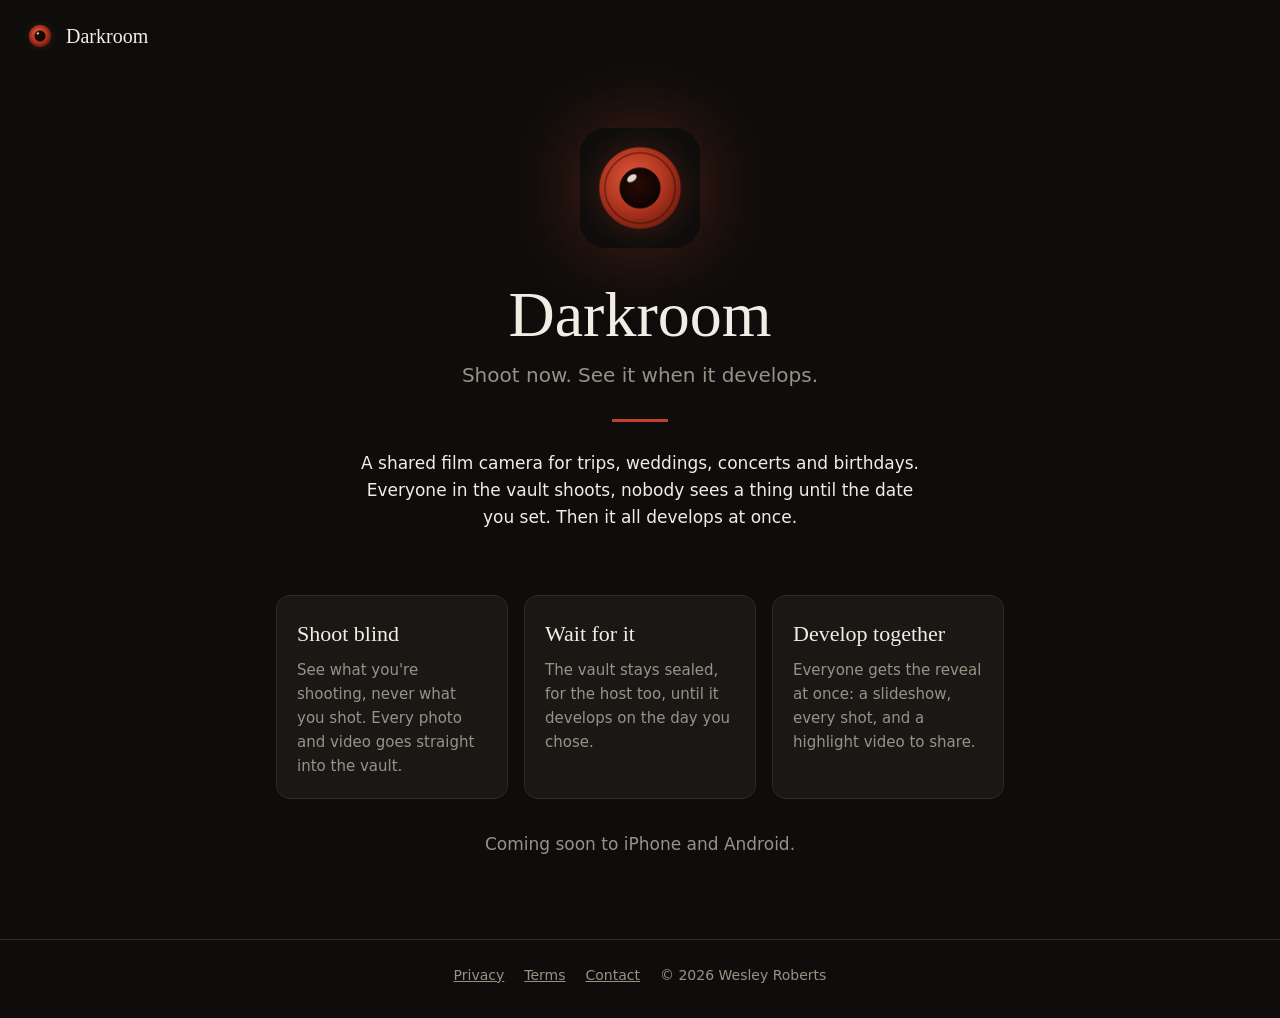
<file: index.html>
<!doctype html>
<html lang="en">
<head>
  <meta charset="utf-8">
  <meta name="viewport" content="width=device-width, initial-scale=1">
  <title>Darkroom: shoot now, see it when it develops</title>
  <meta name="description" content="A shared film camera for trips and events. Everyone shoots, nobody sees anything until the vault develops.">
  <link rel="canonical" href="https://darkroomvault.app/">
  <link rel="icon" href="/favicon.png">
  <link rel="apple-touch-icon" href="/icon.png">
  <meta property="og:title" content="Darkroom: shoot now, see it when it develops">
  <meta property="og:description" content="A shared film camera for trips and events. Everyone shoots, nobody sees anything until the vault develops.">
  <meta property="og:image" content="https://darkroomvault.app/icon.png">
  <link rel="stylesheet" href="/style.css">
</head>
<body>
  <header class="top">
    <a class="brand" href="/"><img src="/icon.png" alt="" width="32" height="32"> Darkroom</a>
  </header>
  <main>
<section class="hero">
      <img src="/icon.png" alt="Darkroom app icon" width="120" height="120" class="hero-icon">
      <h1>Darkroom</h1>
      <p class="tagline">Shoot now. See it when it develops.</p>
      <div class="rule"></div>
      <p class="lede">A shared film camera for trips, weddings, concerts and birthdays. Everyone in the vault shoots,
      nobody sees a thing until the date you set. Then it all develops at once.</p>
    </section>
    <section class="how">
      <div><h2>Shoot blind</h2><p>See what you're shooting, never what you shot. Every photo and video goes straight into the vault.</p></div>
      <div><h2>Wait for it</h2><p>The vault stays sealed, for the host too, until it develops on the day you chose.</p></div>
      <div><h2>Develop together</h2><p>Everyone gets the reveal at once: a slideshow, every shot, and a highlight video to share.</p></div>
    </section>
    <p class="soon">Coming soon to iPhone and Android.</p>
  </main>
  <footer>
    <a href="/privacy">Privacy</a>
    <a href="/terms">Terms</a>
    <a href="mailto:privacy@darkroomvault.app">Contact</a>
    <span>© 2026 Wesley Roberts</span>
  </footer>
</body>
</html>
</file>
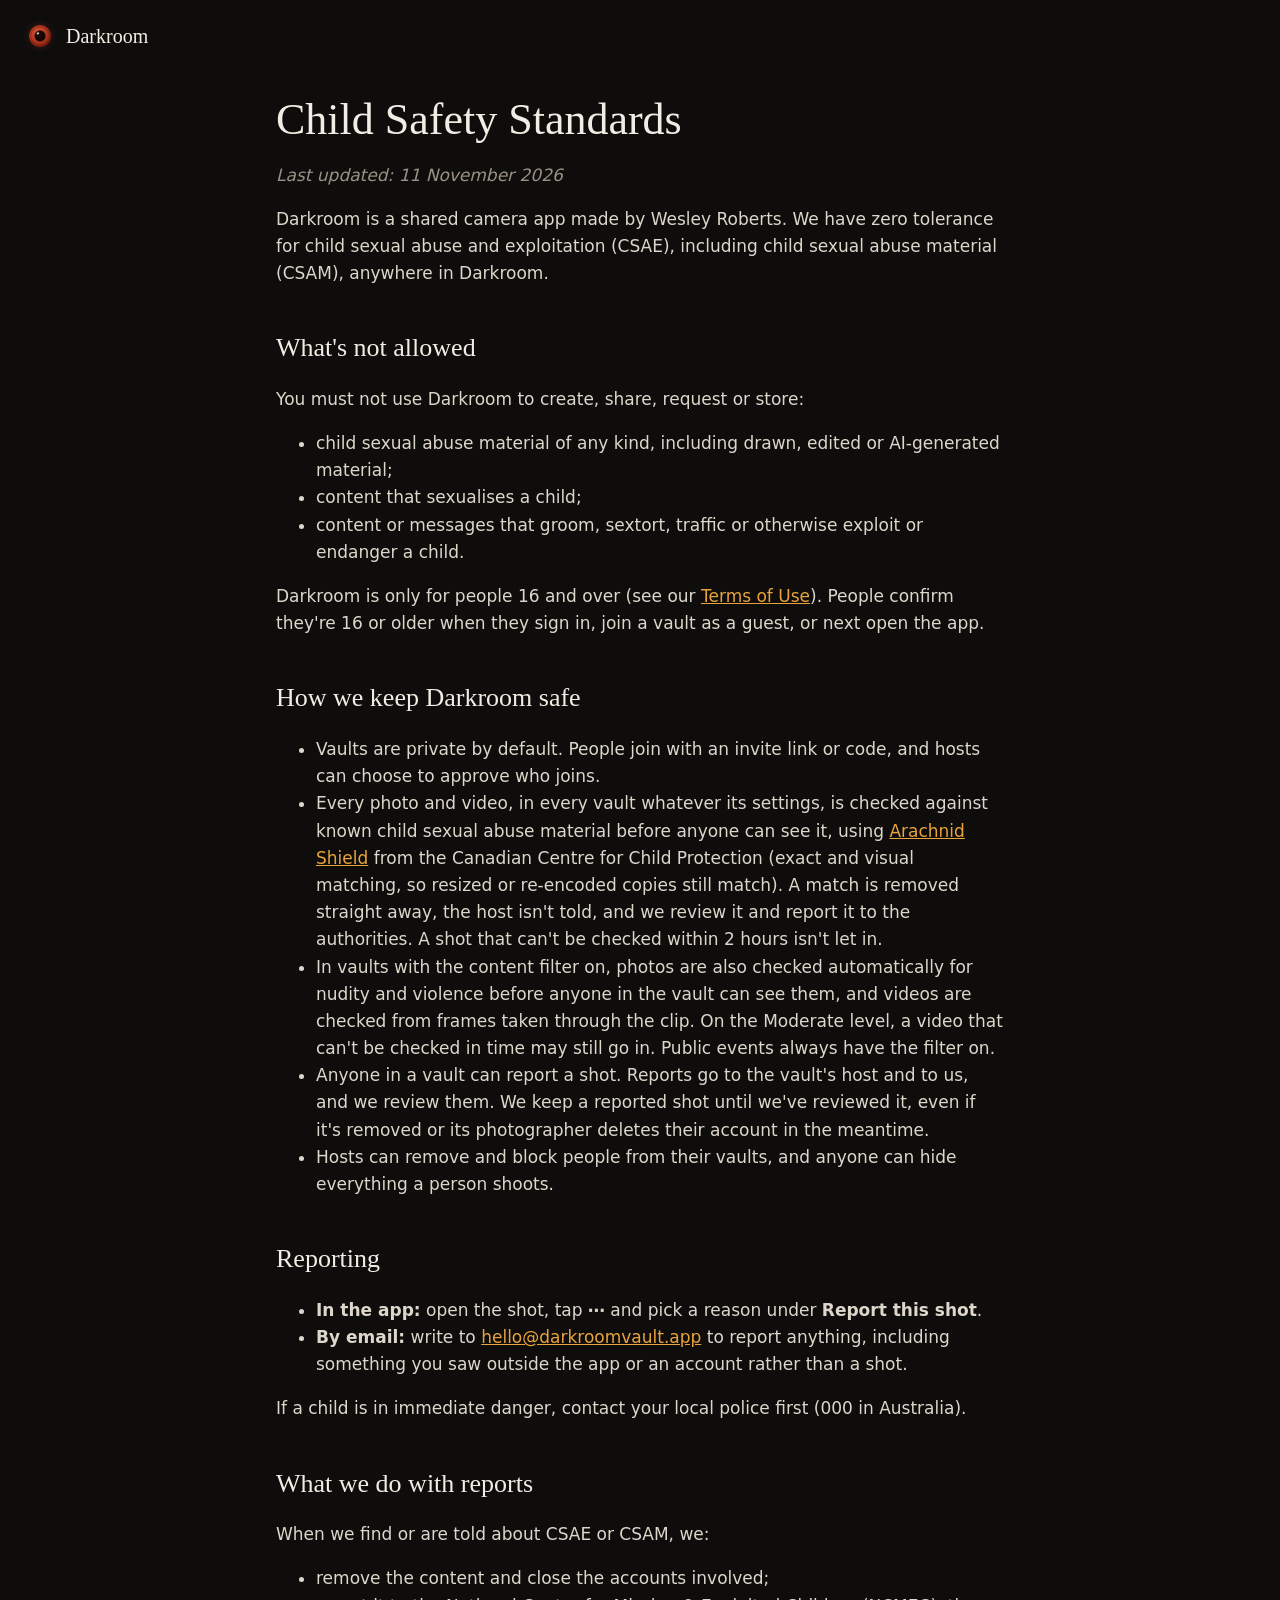
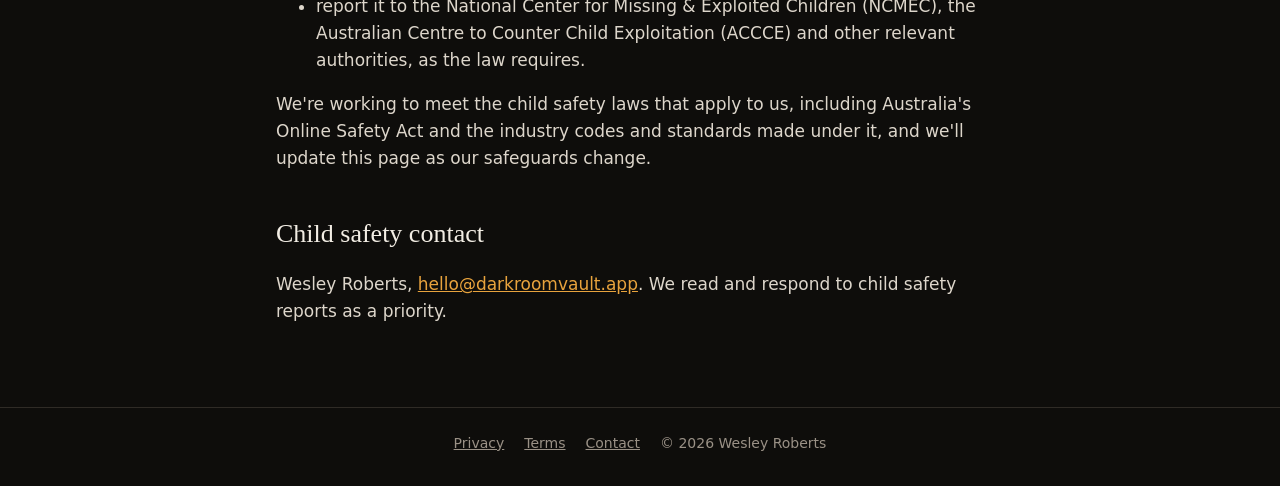
<file: child-safety/index.html>
<!doctype html>
<html lang="en">
<head>
  <meta charset="utf-8">
  <meta name="viewport" content="width=device-width, initial-scale=1">
  <title>Child Safety Standards · Darkroom</title>
  <meta name="description" content="How Darkroom prevents and responds to child sexual abuse and exploitation.">
  <link rel="canonical" href="https://darkroomvault.app/child-safety">
  <link rel="icon" href="/favicon.png">
  <link rel="apple-touch-icon" href="/icon.png">
  <meta property="og:title" content="Child Safety Standards · Darkroom">
  <meta property="og:description" content="How Darkroom prevents and responds to child sexual abuse and exploitation.">
  <meta property="og:image" content="https://darkroomvault.app/icon.png">
  <link rel="stylesheet" href="/style.css">
</head>
<body>
  <header class="top">
    <a class="brand" href="/"><img src="/icon.png" alt="" width="32" height="32"> Darkroom</a>
  </header>
  <main>
<article class="doc"><h1>Child Safety Standards</h1>
<p><em>Last updated: 11 November 2026</em></p>
<p>Darkroom is a shared camera app made by Wesley Roberts. We have zero tolerance for child sexual abuse and
exploitation (CSAE), including child sexual abuse material (CSAM), anywhere in Darkroom.</p>
<h2>What&#39;s not allowed</h2>
<p>You must not use Darkroom to create, share, request or store:</p>
<ul>
<li>child sexual abuse material of any kind, including drawn, edited or AI-generated material;</li>
<li>content that sexualises a child;</li>
<li>content or messages that groom, sextort, traffic or otherwise exploit or endanger a child.</li>
</ul>
<p>Darkroom is only for people 16 and over (see our <a href="/terms">Terms of Use</a>). People confirm they&#39;re 16 or older
when they sign in, join a vault as a guest, or next open the app.</p>
<h2>How we keep Darkroom safe</h2>
<ul>
<li>Vaults are private by default. People join with an invite link or code, and hosts can choose to approve
who joins.</li>
<li>Every photo and video, in every vault whatever its settings, is checked against known child sexual abuse
material before anyone can see it, using <a href="https://projectarachnid.com/shield">Arachnid Shield</a> from the Canadian
Centre for Child Protection (exact and visual matching, so resized or re-encoded copies still match). A match is
removed straight away, the host isn&#39;t told, and we review it and report it to the authorities. A shot that can&#39;t
be checked within 2 hours isn&#39;t let in.</li>
<li>In vaults with the content filter on, photos are also checked automatically for nudity and violence before
anyone in the vault can see them, and videos are checked from frames taken through the clip. On the Moderate
level, a video that can&#39;t be checked in time may still go in. Public events always have the filter on.</li>
<li>Anyone in a vault can report a shot. Reports go to the vault&#39;s host and to us, and we review them. We keep a
reported shot until we&#39;ve reviewed it, even if it&#39;s removed or its photographer deletes their account in the
meantime.</li>
<li>Hosts can remove and block people from their vaults, and anyone can hide everything a person shoots.</li>
</ul>
<h2>Reporting</h2>
<ul>
<li><strong>In the app:</strong> open the shot, tap <strong>⋯</strong> and pick a reason under <strong>Report this shot</strong>.</li>
<li><strong>By email:</strong> write to <a href="mailto:hello@darkroomvault.app">hello@darkroomvault.app</a> to report anything,
including something you saw outside the app or an account rather than a shot.</li>
</ul>
<p>If a child is in immediate danger, contact your local police first (000 in Australia).</p>
<h2>What we do with reports</h2>
<p>When we find or are told about CSAE or CSAM, we:</p>
<ul>
<li>remove the content and close the accounts involved;</li>
<li>report it to the National Center for Missing &amp; Exploited Children (NCMEC), the Australian Centre to Counter
Child Exploitation (ACCCE) and other relevant authorities, as the law requires.</li>
</ul>
<p>We&#39;re working to meet the child safety laws that apply to us, including Australia&#39;s Online Safety Act and the
industry codes and standards made under it, and we&#39;ll update this page as our safeguards change.</p>
<h2>Child safety contact</h2>
<p>Wesley Roberts, <a href="mailto:hello@darkroomvault.app">hello@darkroomvault.app</a>. We read and respond to child
safety reports as a priority.</p>
</article>
  </main>
  <footer>
    <a href="/privacy">Privacy</a>
    <a href="/terms">Terms</a>
    <a href="mailto:privacy@darkroomvault.app">Contact</a>
    <span>© 2026 Wesley Roberts</span>
  </footer>
</body>
</html>
</file>
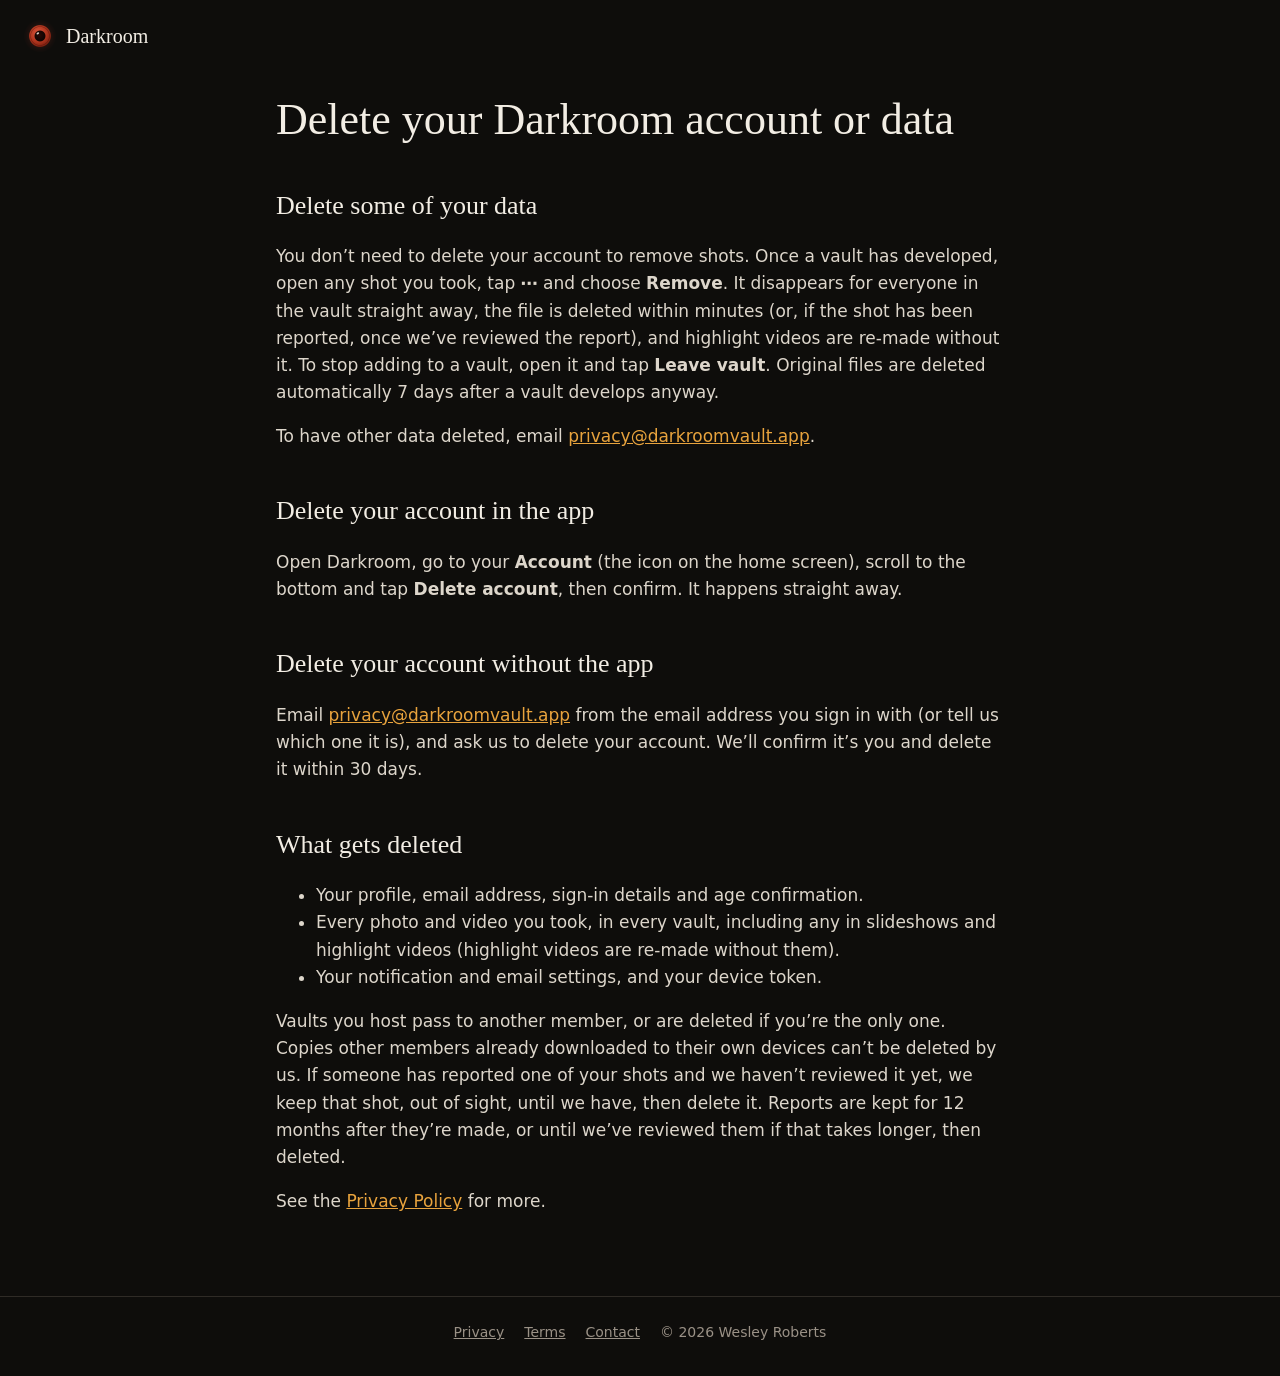
<file: delete-account/index.html>
<!doctype html>
<html lang="en">
<head>
  <meta charset="utf-8">
  <meta name="viewport" content="width=device-width, initial-scale=1">
  <title>Delete your account · Darkroom</title>
  <meta name="description" content="How to delete your Darkroom account and the photos and videos you took.">
  <link rel="canonical" href="https://darkroomvault.app/delete-account">
  <link rel="icon" href="/favicon.png">
  <link rel="apple-touch-icon" href="/icon.png">
  <meta property="og:title" content="Delete your account · Darkroom">
  <meta property="og:description" content="How to delete your Darkroom account and the photos and videos you took.">
  <meta property="og:image" content="https://darkroomvault.app/icon.png">
  <link rel="stylesheet" href="/style.css">
</head>
<body>
  <header class="top">
    <a class="brand" href="/"><img src="/icon.png" alt="" width="32" height="32"> Darkroom</a>
  </header>
  <main>
<article class="doc">
      <h1>Delete your Darkroom account or data</h1>
      <h2>Delete some of your data</h2>
      <p>You don’t need to delete your account to remove shots. Once a vault has developed, open any shot you took,
      tap <strong>⋯</strong> and choose <strong>Remove</strong>. It disappears for everyone in the vault straight away,
      the file is deleted within minutes (or, if the shot has been reported, once we’ve reviewed the report), and
      highlight videos are re-made without it. To stop adding to a vault, open it and tap
      <strong>Leave vault</strong>. Original files are deleted automatically 7 days after a vault develops anyway.</p>
      <p>To have other data deleted, email <a href="mailto:privacy@darkroomvault.app">privacy@darkroomvault.app</a>.</p>
      <h2>Delete your account in the app</h2>
      <p>Open Darkroom, go to your <strong>Account</strong> (the icon on the home screen), scroll to the bottom and tap
      <strong>Delete account</strong>, then confirm. It happens straight away.</p>
      <h2>Delete your account without the app</h2>
      <p>Email <a href="mailto:privacy@darkroomvault.app?subject=Delete%20my%20account">privacy@darkroomvault.app</a>
      from the email address you sign in with (or tell us which one it is), and ask us to delete your account.
      We’ll confirm it’s you and delete it within 30 days.</p>
      <h2>What gets deleted</h2>
      <ul>
        <li>Your profile, email address, sign-in details and age confirmation.</li>
        <li>Every photo and video you took, in every vault, including any in slideshows and highlight videos
        (highlight videos are re-made without them).</li>
        <li>Your notification and email settings, and your device token.</li>
      </ul>
      <p>Vaults you host pass to another member, or are deleted if you’re the only one.
      Copies other members already downloaded to their own devices can’t be deleted by us.
      If someone has reported one of your shots and we haven’t reviewed it yet, we keep that shot, out of sight,
      until we have, then delete it. Reports are kept for 12 months after they’re made, or until we’ve reviewed
      them if that takes longer, then deleted.</p>
      <p>See the <a href="/privacy">Privacy Policy</a> for more.</p>
    </article>
  </main>
  <footer>
    <a href="/privacy">Privacy</a>
    <a href="/terms">Terms</a>
    <a href="mailto:privacy@darkroomvault.app">Contact</a>
    <span>© 2026 Wesley Roberts</span>
  </footer>
</body>
</html>
</file>
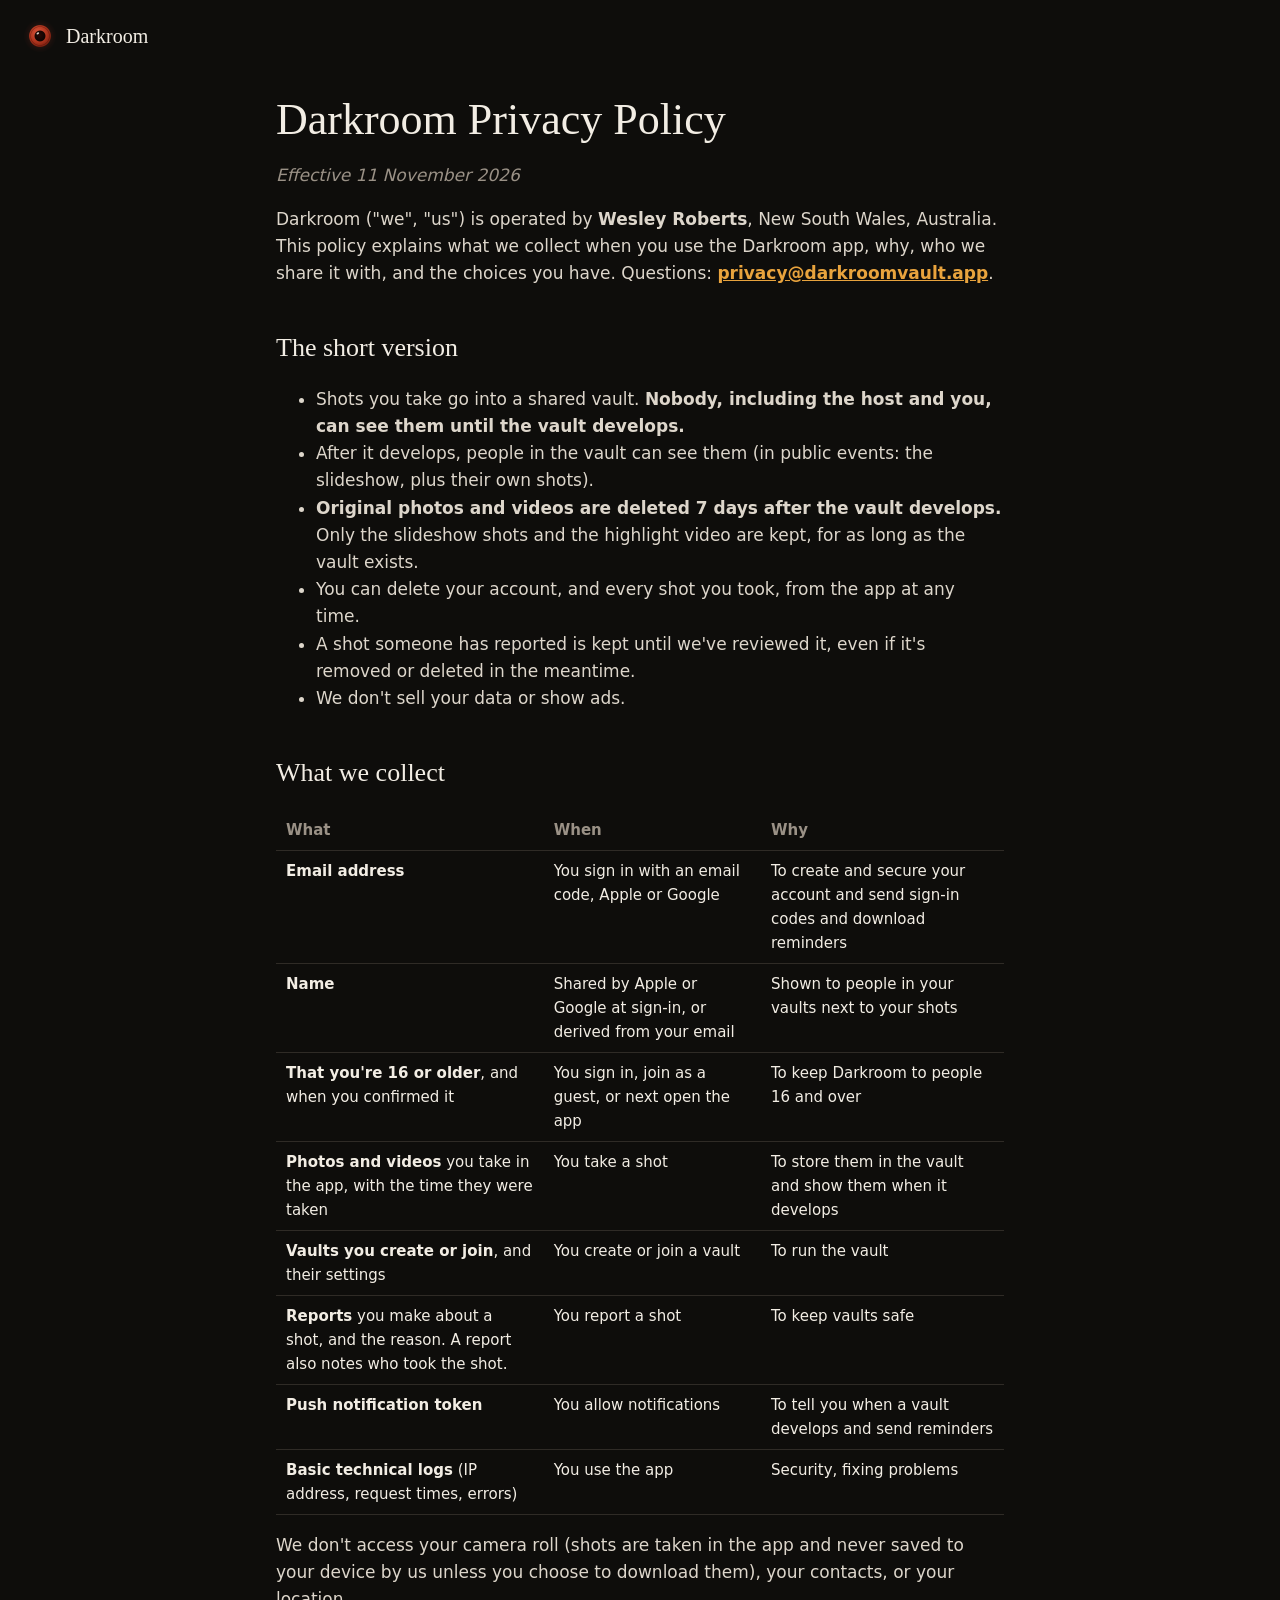
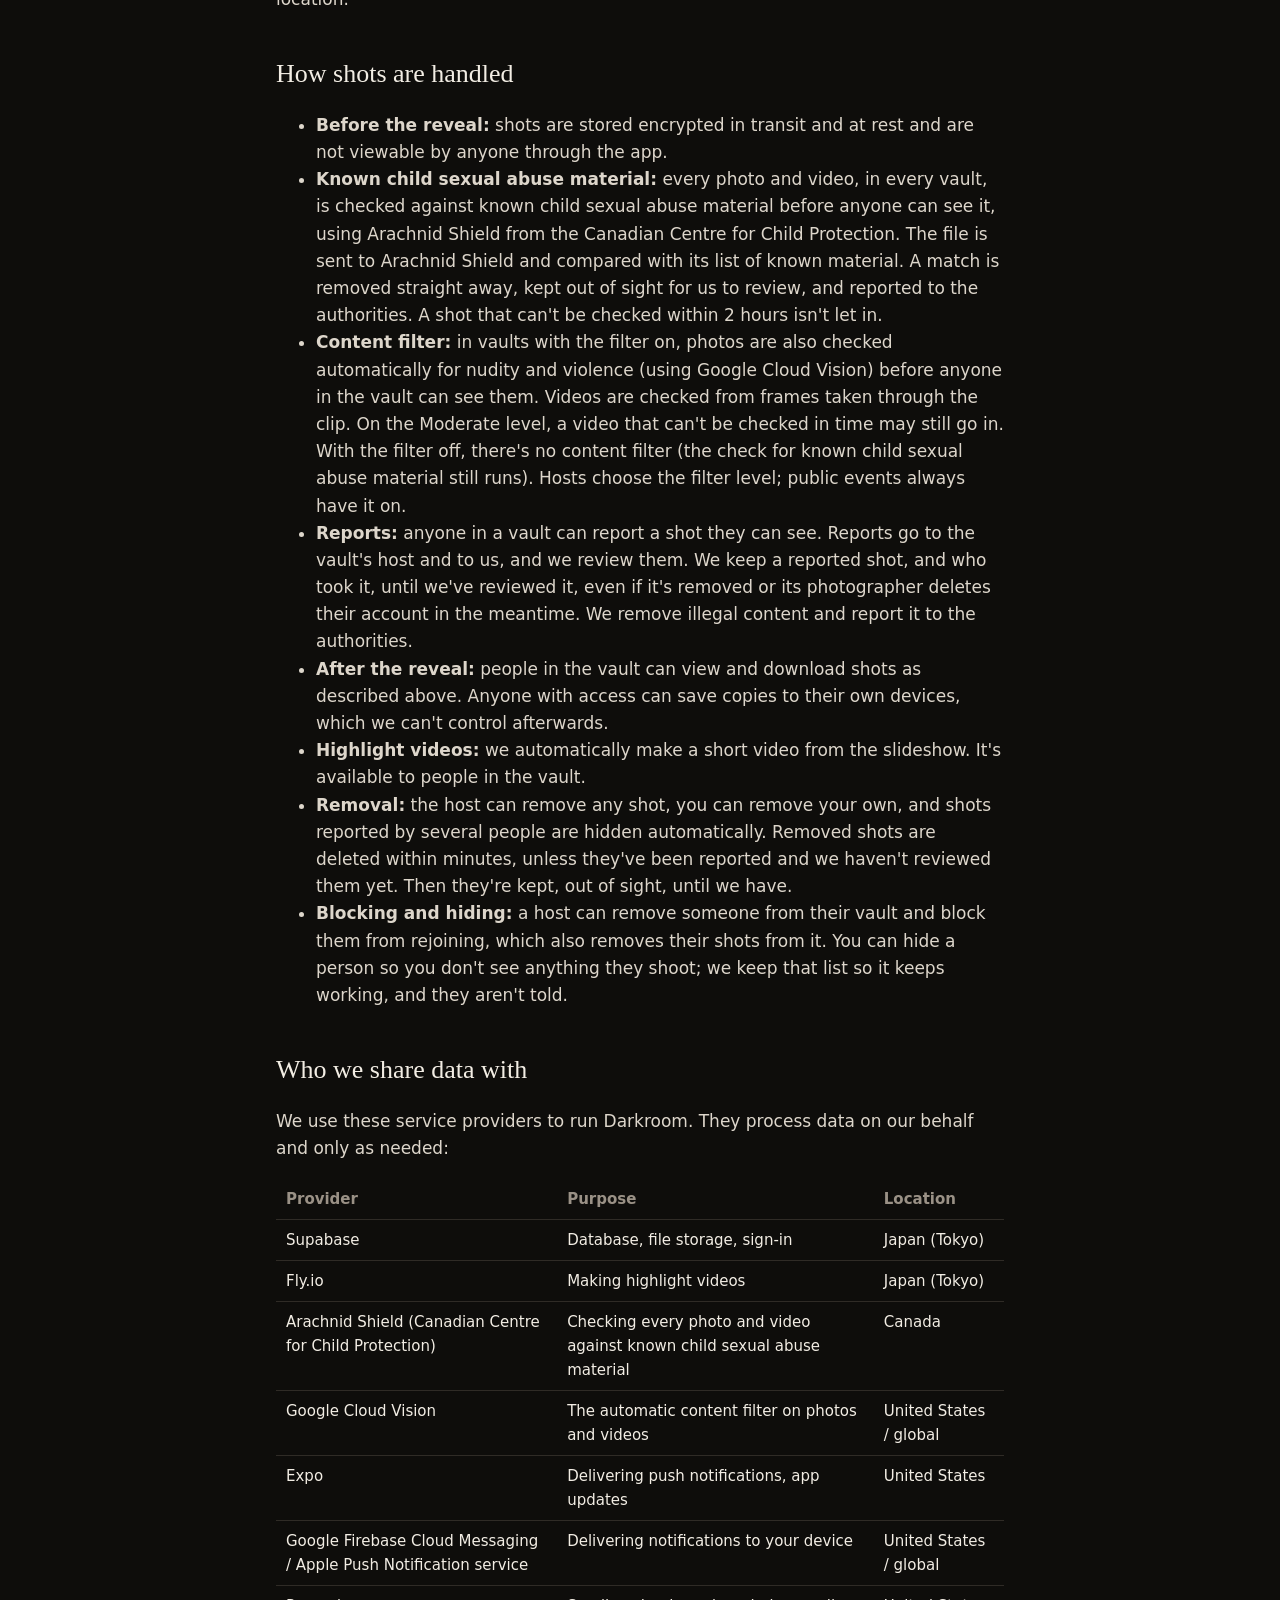
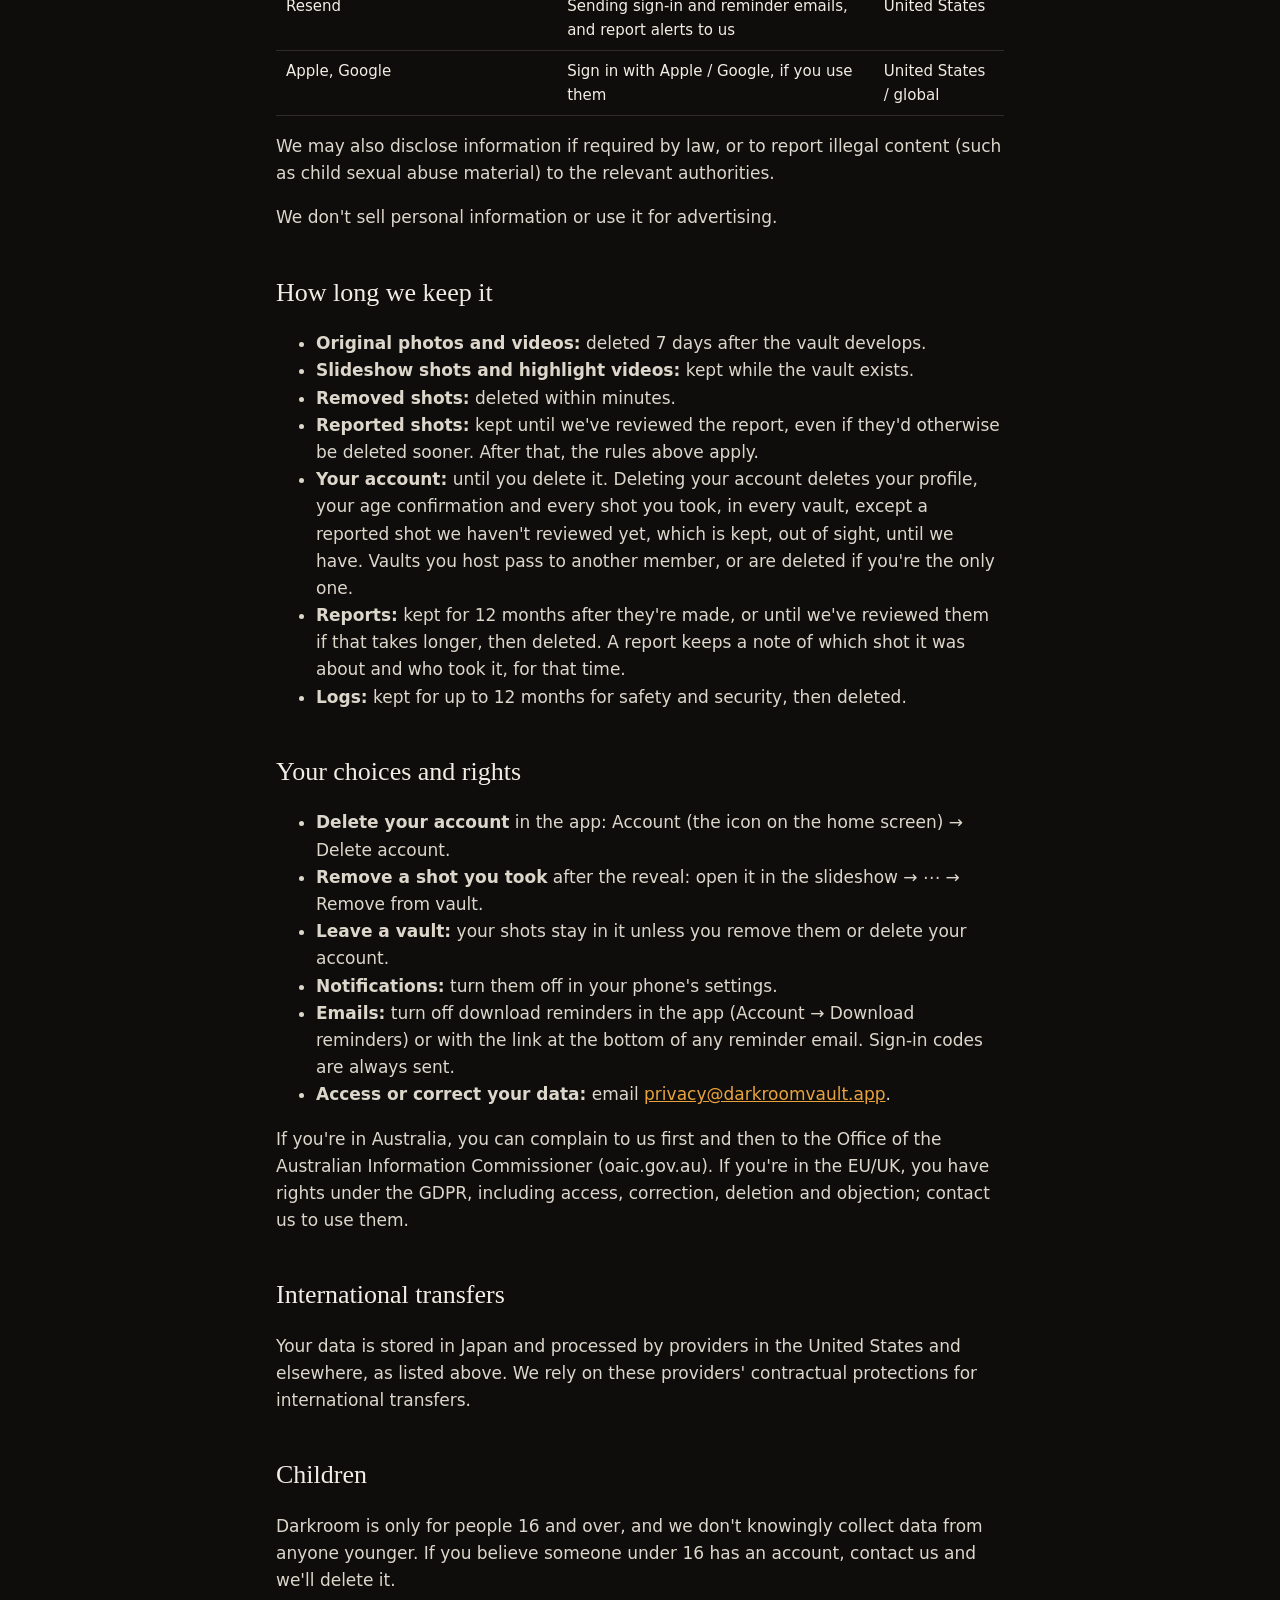
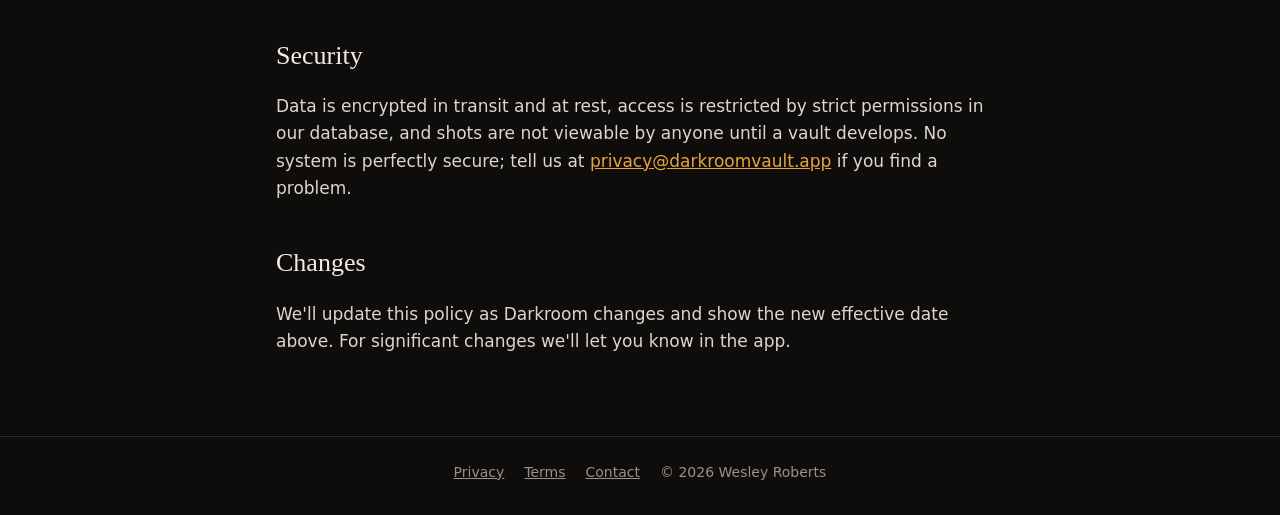
<file: privacy/index.html>
<!doctype html>
<html lang="en">
<head>
  <meta charset="utf-8">
  <meta name="viewport" content="width=device-width, initial-scale=1">
  <title>Privacy Policy · Darkroom</title>
  <meta name="description" content="How Darkroom handles your photos, videos and personal information.">
  <link rel="canonical" href="https://darkroomvault.app/privacy">
  <link rel="icon" href="/favicon.png">
  <link rel="apple-touch-icon" href="/icon.png">
  <meta property="og:title" content="Privacy Policy · Darkroom">
  <meta property="og:description" content="How Darkroom handles your photos, videos and personal information.">
  <meta property="og:image" content="https://darkroomvault.app/icon.png">
  <link rel="stylesheet" href="/style.css">
</head>
<body>
  <header class="top">
    <a class="brand" href="/"><img src="/icon.png" alt="" width="32" height="32"> Darkroom</a>
  </header>
  <main>
<article class="doc"><h1>Darkroom Privacy Policy</h1>
<p><em>Effective 11 November 2026</em></p>
<p>Darkroom (&quot;we&quot;, &quot;us&quot;) is operated by <strong>Wesley Roberts</strong>, New South Wales, Australia. This policy explains
what we collect when you use the Darkroom app, why, who we share it with, and the choices you have.
Questions: <strong><a href="mailto:privacy@darkroomvault.app">privacy@darkroomvault.app</a></strong>.</p>
<h2>The short version</h2>
<ul>
<li>Shots you take go into a shared vault. <strong>Nobody, including the host and you, can see them until the vault
develops.</strong></li>
<li>After it develops, people in the vault can see them (in public events: the slideshow, plus their own shots).</li>
<li><strong>Original photos and videos are deleted 7 days after the vault develops.</strong> Only the slideshow shots and the
highlight video are kept, for as long as the vault exists.</li>
<li>You can delete your account, and every shot you took, from the app at any time.</li>
<li>A shot someone has reported is kept until we&#39;ve reviewed it, even if it&#39;s removed or deleted in the meantime.</li>
<li>We don&#39;t sell your data or show ads.</li>
</ul>
<h2>What we collect</h2>
<table>
<thead>
<tr>
<th>What</th>
<th>When</th>
<th>Why</th>
</tr>
</thead>
<tbody><tr>
<td><strong>Email address</strong></td>
<td>You sign in with an email code, Apple or Google</td>
<td>To create and secure your account and send sign-in codes and download reminders</td>
</tr>
<tr>
<td><strong>Name</strong></td>
<td>Shared by Apple or Google at sign-in, or derived from your email</td>
<td>Shown to people in your vaults next to your shots</td>
</tr>
<tr>
<td><strong>That you&#39;re 16 or older</strong>, and when you confirmed it</td>
<td>You sign in, join as a guest, or next open the app</td>
<td>To keep Darkroom to people 16 and over</td>
</tr>
<tr>
<td><strong>Photos and videos</strong> you take in the app, with the time they were taken</td>
<td>You take a shot</td>
<td>To store them in the vault and show them when it develops</td>
</tr>
<tr>
<td><strong>Vaults you create or join</strong>, and their settings</td>
<td>You create or join a vault</td>
<td>To run the vault</td>
</tr>
<tr>
<td><strong>Reports</strong> you make about a shot, and the reason. A report also notes who took the shot.</td>
<td>You report a shot</td>
<td>To keep vaults safe</td>
</tr>
<tr>
<td><strong>Push notification token</strong></td>
<td>You allow notifications</td>
<td>To tell you when a vault develops and send reminders</td>
</tr>
<tr>
<td><strong>Basic technical logs</strong> (IP address, request times, errors)</td>
<td>You use the app</td>
<td>Security, fixing problems</td>
</tr>
</tbody></table>
<p>We don&#39;t access your camera roll (shots are taken in the app and never saved to your device by us unless you
choose to download them), your contacts, or your location.</p>
<h2>How shots are handled</h2>
<ul>
<li><strong>Before the reveal:</strong> shots are stored encrypted in transit and at rest and are not viewable by anyone
through the app.</li>
<li><strong>Known child sexual abuse material:</strong> every photo and video, in every vault, is checked against known child
sexual abuse material before anyone can see it, using Arachnid Shield from the Canadian Centre for Child
Protection. The file is sent to Arachnid Shield and compared with its list of known material. A
match is removed straight away, kept out of sight for us to review, and reported to the authorities. A shot that
can&#39;t be checked within 2 hours isn&#39;t let in.</li>
<li><strong>Content filter:</strong> in vaults with the filter on, photos are also checked automatically for nudity and violence
(using Google Cloud Vision) before anyone in the vault can see them. Videos are checked from frames taken
through the clip. On the Moderate level, a video that can&#39;t be checked in time may still go in. With the filter
off, there&#39;s no content filter (the check for known child sexual abuse material still runs). Hosts choose the
filter level; public events always have it on.</li>
<li><strong>Reports:</strong> anyone in a vault can report a shot they can see. Reports go to the vault&#39;s host and to us, and
we review them. We keep a reported shot, and who took it, until we&#39;ve reviewed it, even if it&#39;s removed or its
photographer deletes their account in the meantime. We remove illegal content and report it to the authorities.</li>
<li><strong>After the reveal:</strong> people in the vault can view and download shots as described above. Anyone with
access can save copies to their own devices, which we can&#39;t control afterwards.</li>
<li><strong>Highlight videos:</strong> we automatically make a short video from the slideshow. It&#39;s available to people in
the vault.</li>
<li><strong>Removal:</strong> the host can remove any shot, you can remove your own, and shots reported by several people are
hidden automatically. Removed shots are deleted within minutes, unless they&#39;ve been reported and we haven&#39;t
reviewed them yet. Then they&#39;re kept, out of sight, until we have.</li>
<li><strong>Blocking and hiding:</strong> a host can remove someone from their vault and block them from rejoining, which also
removes their shots from it. You can hide a person so you don&#39;t see anything they shoot; we keep that list
so it keeps working, and they aren&#39;t told.</li>
</ul>
<h2>Who we share data with</h2>
<p>We use these service providers to run Darkroom. They process data on our behalf and only as needed:</p>
<table>
<thead>
<tr>
<th>Provider</th>
<th>Purpose</th>
<th>Location</th>
</tr>
</thead>
<tbody><tr>
<td>Supabase</td>
<td>Database, file storage, sign-in</td>
<td>Japan (Tokyo)</td>
</tr>
<tr>
<td>Fly.io</td>
<td>Making highlight videos</td>
<td>Japan (Tokyo)</td>
</tr>
<tr>
<td>Arachnid Shield (Canadian Centre for Child Protection)</td>
<td>Checking every photo and video against known child sexual abuse material</td>
<td>Canada</td>
</tr>
<tr>
<td>Google Cloud Vision</td>
<td>The automatic content filter on photos and videos</td>
<td>United States / global</td>
</tr>
<tr>
<td>Expo</td>
<td>Delivering push notifications, app updates</td>
<td>United States</td>
</tr>
<tr>
<td>Google Firebase Cloud Messaging / Apple Push Notification service</td>
<td>Delivering notifications to your device</td>
<td>United States / global</td>
</tr>
<tr>
<td>Resend</td>
<td>Sending sign-in and reminder emails, and report alerts to us</td>
<td>United States</td>
</tr>
<tr>
<td>Apple, Google</td>
<td>Sign in with Apple / Google, if you use them</td>
<td>United States / global</td>
</tr>
</tbody></table>
<p>We may also disclose information if required by law, or to report illegal content (such as child sexual abuse
material) to the relevant authorities.</p>
<p>We don&#39;t sell personal information or use it for advertising.</p>
<h2>How long we keep it</h2>
<ul>
<li><strong>Original photos and videos:</strong> deleted 7 days after the vault develops.</li>
<li><strong>Slideshow shots and highlight videos:</strong> kept while the vault exists.</li>
<li><strong>Removed shots:</strong> deleted within minutes.</li>
<li><strong>Reported shots:</strong> kept until we&#39;ve reviewed the report, even if they&#39;d otherwise be deleted sooner. After
that, the rules above apply.</li>
<li><strong>Your account:</strong> until you delete it. Deleting your account deletes your profile, your age confirmation and
every shot you took, in every vault, except a reported shot we haven&#39;t reviewed yet, which is kept, out of
sight, until we have. Vaults you host pass to another member, or are deleted if you&#39;re the only one.</li>
<li><strong>Reports:</strong> kept for 12 months after they&#39;re made, or until we&#39;ve reviewed them if that takes longer, then
deleted. A report keeps a note of which shot it was about and who took it, for that time.</li>
<li><strong>Logs:</strong> kept for up to 12 months for safety and security, then deleted.</li>
</ul>
<h2>Your choices and rights</h2>
<ul>
<li><strong>Delete your account</strong> in the app: Account (the icon on the home screen) → Delete account.</li>
<li><strong>Remove a shot you took</strong> after the reveal: open it in the slideshow → ⋯ → Remove from vault.</li>
<li><strong>Leave a vault:</strong> your shots stay in it unless you remove them or delete your account.</li>
<li><strong>Notifications:</strong> turn them off in your phone&#39;s settings.</li>
<li><strong>Emails:</strong> turn off download reminders in the app (Account → Download reminders) or with the link at the
bottom of any reminder email. Sign-in codes are always sent.</li>
<li><strong>Access or correct your data:</strong> email <a href="mailto:privacy@darkroomvault.app">privacy@darkroomvault.app</a>.</li>
</ul>
<p>If you&#39;re in Australia, you can complain to us first and then to the Office of the Australian Information
Commissioner (oaic.gov.au). If you&#39;re in the EU/UK, you have rights under the GDPR, including access,
correction, deletion and objection; contact us to use them.</p>
<h2>International transfers</h2>
<p>Your data is stored in Japan and processed by providers in the United States and elsewhere, as listed above.
We rely on these providers&#39; contractual protections for international transfers.</p>
<h2>Children</h2>
<p>Darkroom is only for people 16 and over, and we don&#39;t knowingly collect data from anyone younger. If you
believe someone under 16 has an account, contact us and we&#39;ll delete it.</p>
<h2>Security</h2>
<p>Data is encrypted in transit and at rest, access is restricted by strict permissions in our database, and
shots are not viewable by anyone until a vault develops. No system is perfectly secure; tell us at
<a href="mailto:privacy@darkroomvault.app">privacy@darkroomvault.app</a> if you find a problem.</p>
<h2>Changes</h2>
<p>We&#39;ll update this policy as Darkroom changes and show the new effective date above. For significant changes we&#39;ll
let you know in the app.</p>
</article>
  </main>
  <footer>
    <a href="/privacy">Privacy</a>
    <a href="/terms">Terms</a>
    <a href="mailto:privacy@darkroomvault.app">Contact</a>
    <span>© 2026 Wesley Roberts</span>
  </footer>
</body>
</html>
</file>
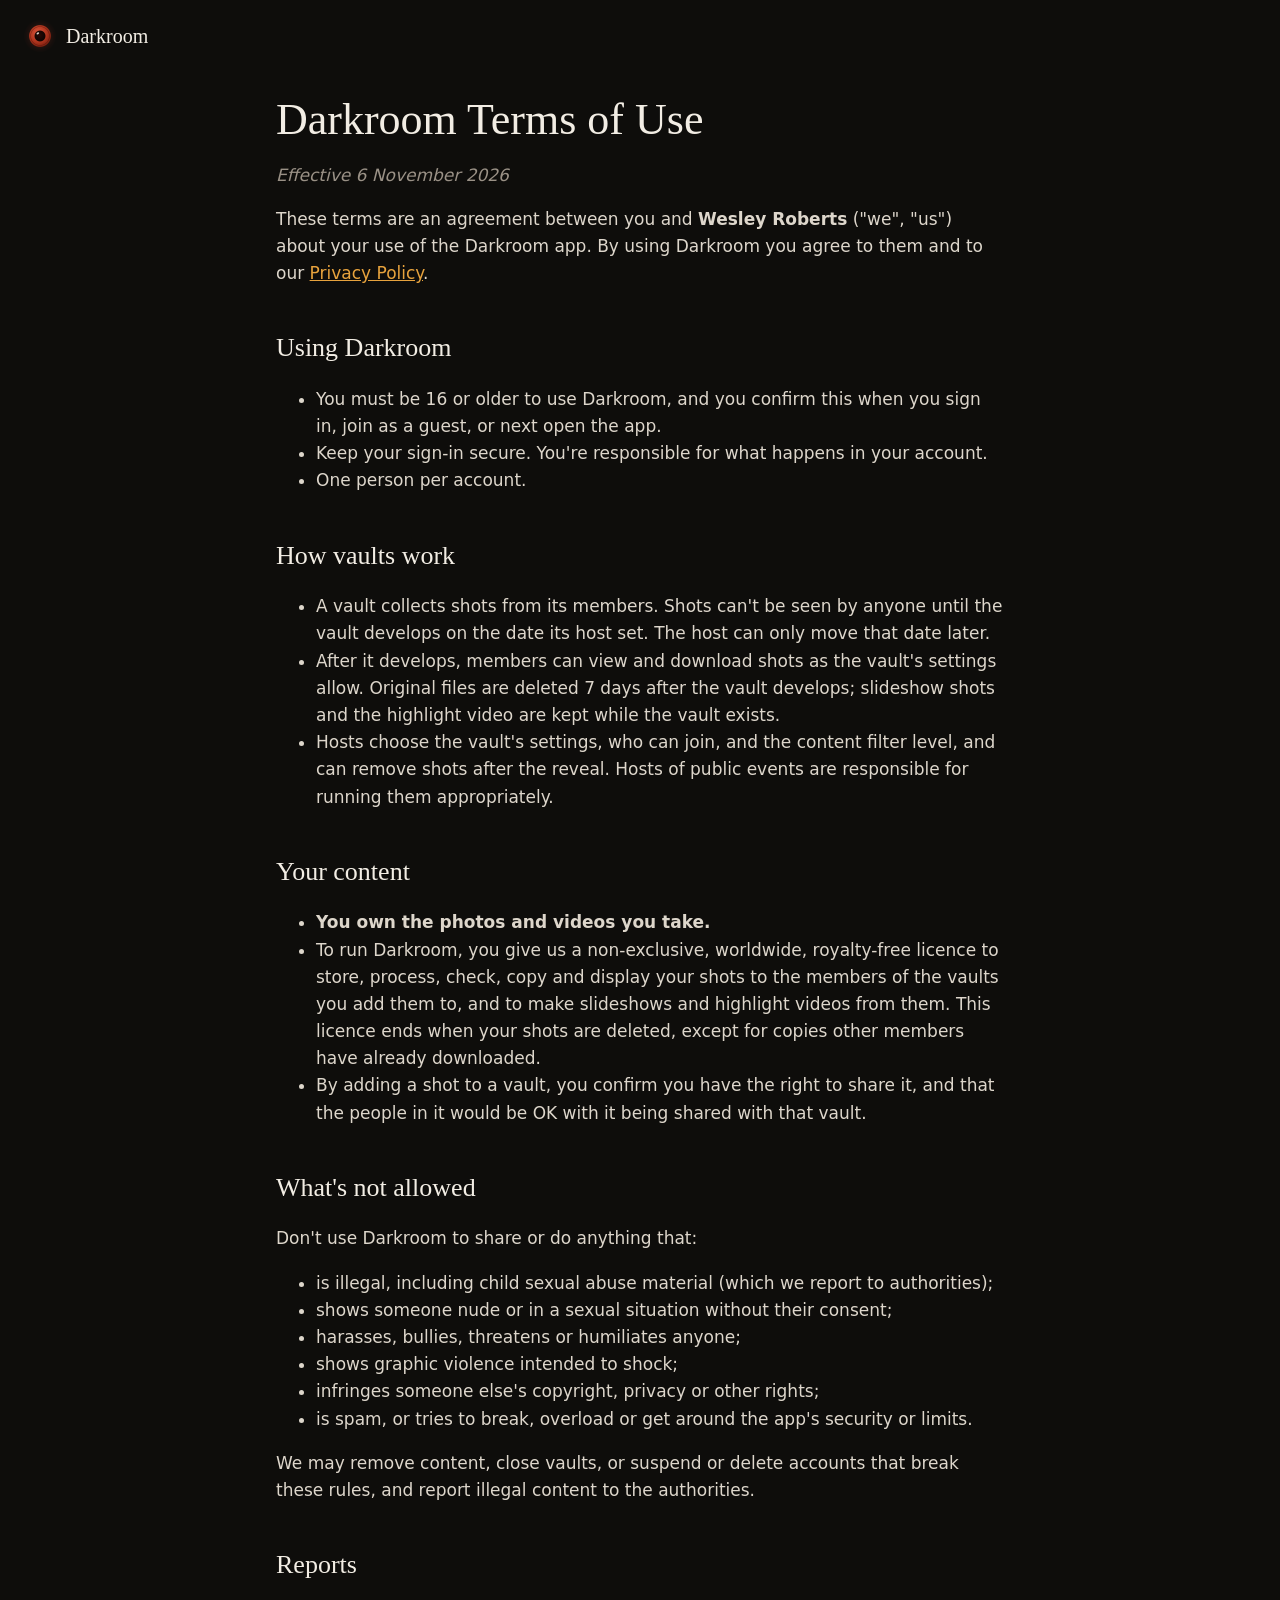
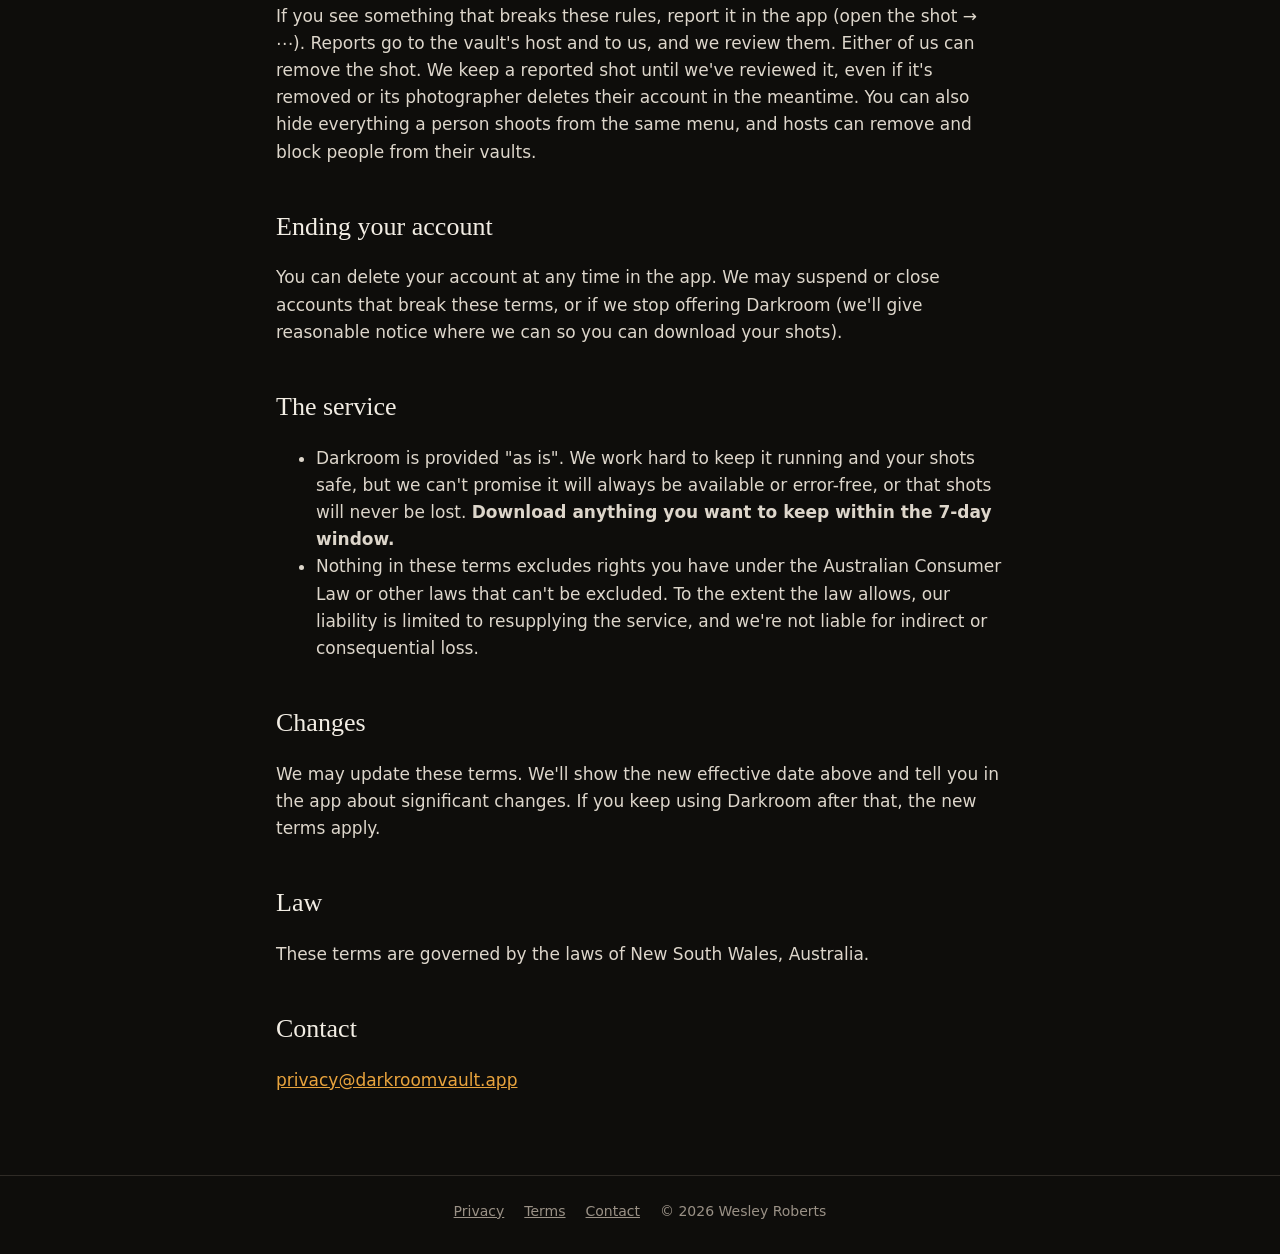
<file: terms/index.html>
<!doctype html>
<html lang="en">
<head>
  <meta charset="utf-8">
  <meta name="viewport" content="width=device-width, initial-scale=1">
  <title>Terms of Use · Darkroom</title>
  <meta name="description" content="The terms for using Darkroom.">
  <link rel="canonical" href="https://darkroomvault.app/terms">
  <link rel="icon" href="/favicon.png">
  <link rel="apple-touch-icon" href="/icon.png">
  <meta property="og:title" content="Terms of Use · Darkroom">
  <meta property="og:description" content="The terms for using Darkroom.">
  <meta property="og:image" content="https://darkroomvault.app/icon.png">
  <link rel="stylesheet" href="/style.css">
</head>
<body>
  <header class="top">
    <a class="brand" href="/"><img src="/icon.png" alt="" width="32" height="32"> Darkroom</a>
  </header>
  <main>
<article class="doc"><h1>Darkroom Terms of Use</h1>
<p><em>Effective 6 November 2026</em></p>
<p>These terms are an agreement between you and <strong>Wesley Roberts</strong> (&quot;we&quot;, &quot;us&quot;) about your use of the Darkroom app.
By using Darkroom you agree to them and to our <a href="https://darkroomvault.app/privacy">Privacy Policy</a>.</p>
<h2>Using Darkroom</h2>
<ul>
<li>You must be 16 or older to use Darkroom, and you confirm this when you sign in, join as a guest, or next open
the app.</li>
<li>Keep your sign-in secure. You&#39;re responsible for what happens in your account.</li>
<li>One person per account.</li>
</ul>
<h2>How vaults work</h2>
<ul>
<li>A vault collects shots from its members. Shots can&#39;t be seen by anyone until the vault develops on the date
its host set. The host can only move that date later.</li>
<li>After it develops, members can view and download shots as the vault&#39;s settings allow. Original files are
deleted 7 days after the vault develops; slideshow shots and the highlight video are kept while the vault
exists.</li>
<li>Hosts choose the vault&#39;s settings, who can join, and the content filter level, and can remove shots after the
reveal. Hosts of public events are responsible for running them appropriately.</li>
</ul>
<h2>Your content</h2>
<ul>
<li><strong>You own the photos and videos you take.</strong></li>
<li>To run Darkroom, you give us a non-exclusive, worldwide, royalty-free licence to store, process, check,
copy and display your shots to the members of the vaults you add them to, and to make slideshows and
highlight videos from them. This licence ends when your shots are deleted, except for copies other members
have already downloaded.</li>
<li>By adding a shot to a vault, you confirm you have the right to share it, and that the people in it would be
OK with it being shared with that vault.</li>
</ul>
<h2>What&#39;s not allowed</h2>
<p>Don&#39;t use Darkroom to share or do anything that:</p>
<ul>
<li>is illegal, including child sexual abuse material (which we report to authorities);</li>
<li>shows someone nude or in a sexual situation without their consent;</li>
<li>harasses, bullies, threatens or humiliates anyone;</li>
<li>shows graphic violence intended to shock;</li>
<li>infringes someone else&#39;s copyright, privacy or other rights;</li>
<li>is spam, or tries to break, overload or get around the app&#39;s security or limits.</li>
</ul>
<p>We may remove content, close vaults, or suspend or delete accounts that break these rules, and report illegal
content to the authorities.</p>
<h2>Reports</h2>
<p>If you see something that breaks these rules, report it in the app (open the shot → ⋯). Reports go to the
vault&#39;s host and to us, and we review them. Either of us can remove the shot. We keep a reported shot until
we&#39;ve reviewed it, even if it&#39;s removed or its photographer deletes their account in the meantime. You can also
hide everything a person shoots from the same menu, and hosts can remove and block people from their vaults.</p>
<h2>Ending your account</h2>
<p>You can delete your account at any time in the app. We may suspend or close accounts that break these terms,
or if we stop offering Darkroom (we&#39;ll give reasonable notice where we can so you can download your shots).</p>
<h2>The service</h2>
<ul>
<li>Darkroom is provided &quot;as is&quot;. We work hard to keep it running and your shots safe, but we can&#39;t promise it
will always be available or error-free, or that shots will never be lost. <strong>Download anything you want to
keep within the 7-day window.</strong></li>
<li>Nothing in these terms excludes rights you have under the Australian Consumer Law or other laws that can&#39;t
be excluded. To the extent the law allows, our liability is limited to resupplying the service, and we&#39;re
not liable for indirect or consequential loss.</li>
</ul>
<h2>Changes</h2>
<p>We may update these terms. We&#39;ll show the new effective date above and tell you in the app about significant
changes. If you keep using Darkroom after that, the new terms apply.</p>
<h2>Law</h2>
<p>These terms are governed by the laws of New South Wales, Australia.</p>
<h2>Contact</h2>
<p><a href="mailto:privacy@darkroomvault.app">privacy@darkroomvault.app</a></p>
</article>
  </main>
  <footer>
    <a href="/privacy">Privacy</a>
    <a href="/terms">Terms</a>
    <a href="mailto:privacy@darkroomvault.app">Contact</a>
    <span>© 2026 Wesley Roberts</span>
  </footer>
</body>
</html>
</file>
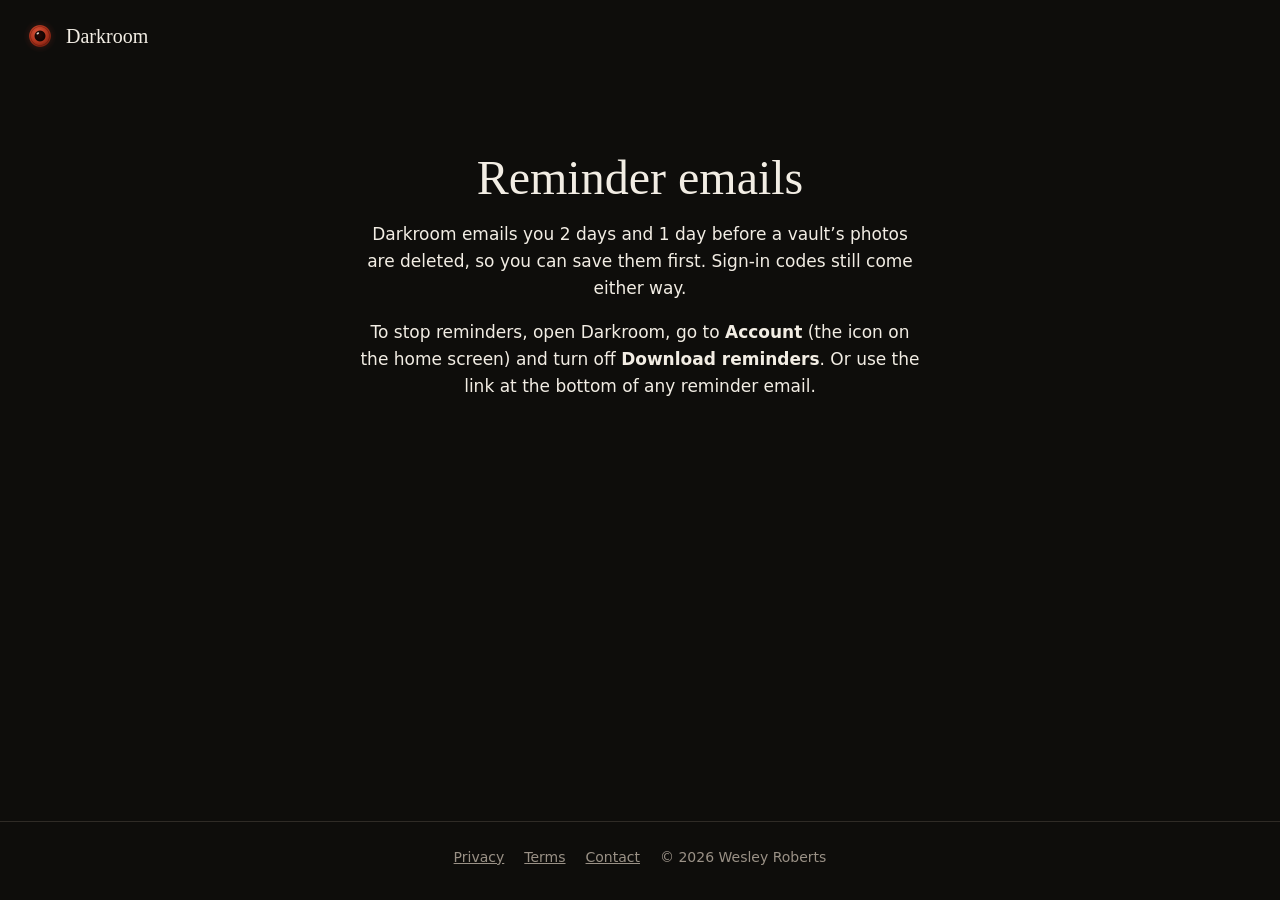
<file: unsubscribe/index.html>
<!doctype html>
<html lang="en">
<head>
  <meta charset="utf-8">
  <meta name="viewport" content="width=device-width, initial-scale=1">
  <meta name="robots" content="noindex">
  <meta name="referrer" content="no-referrer">
  <meta http-equiv="Content-Security-Policy" content="default-src 'none'; script-src 'sha256-t6chEMeuukzN4aa2OJIPjsUfO3rYO02DousqjsjBk6g='; connect-src https://slfosczkhxxtwlzvwixl.supabase.co; style-src 'self'; img-src 'self'; base-uri 'none'; form-action 'none'">
  <title>Reminder emails · Darkroom</title>
  <meta name="description" content="Stop Darkroom’s download reminder emails.">
  <link rel="canonical" href="https://darkroomvault.app/unsubscribe/">
  <link rel="icon" href="/favicon.png">
  <link rel="apple-touch-icon" href="/icon.png">
  <meta property="og:title" content="Reminder emails · Darkroom">
  <meta property="og:description" content="Stop Darkroom’s download reminder emails.">
  <meta property="og:image" content="https://darkroomvault.app/icon.png">
  <link rel="stylesheet" href="/style.css">
</head>
<body>
  <header class="top">
    <a class="brand" href="/"><img src="/icon.png" alt="" width="32" height="32"> Darkroom</a>
  </header>
  <main>
<section class="hero unsub">
      <div id="manual">
        <h1 id="manual-title" tabindex="-1">Reminder emails</h1>
        <p class="lede" id="broken" hidden>That link isn’t complete, so it can’t stop anything by itself.</p>
        <p class="lede">Darkroom emails you 2 days and 1 day before a vault’s photos are deleted, so you can save them first.
        Sign-in codes still come either way.</p>
        <p class="lede">To stop reminders, open Darkroom, go to <strong>Account</strong> (the icon on the home screen) and
        turn off <strong>Download reminders</strong>. Or use the link at the bottom of any reminder email.</p>
      </div>
      <div id="ask" hidden>
        <h1 id="ask-title" tabindex="-1">Stop reminder emails?</h1>
        <p class="lede" id="ask-intro">Darkroom emails you 2 days and 1 day before a vault’s photos are deleted, so you can
        save them first. Sign-in codes still come either way.</p>
        <p id="ask-action"><button type="button" class="button" id="stop">Stop reminder emails</button></p>
        <p class="lede" id="msg" role="status"></p>
      </div>
      <template id="fail">That didn’t work. Check your connection and try again. If it still doesn’t, email
        <a href="mailto:privacy@darkroomvault.app">privacy@darkroomvault.app</a> and we’ll stop them for you.</template>
    </section>
    <script>
      const fn = 'https://slfosczkhxxtwlzvwixl.supabase.co/functions/v1/email-unsubscribe';
      const t = (new URLSearchParams(location.search).get('t') || '').trim();
      const $ = (id) => document.getElementById(id);
      const manual = () => {
        $('ask').hidden = true;
        $('manual').hidden = false;
        $('broken').hidden = false;
      };
      if (/^[0-9a-f]{8}-[0-9a-f]{4}-[0-9a-f]{4}-[0-9a-f]{4}-[0-9a-f]{12}$/i.test(t)) {
        $('manual').hidden = true;
        $('ask').hidden = false;
        const stop = $('stop');
        const msg = $('msg');
        stop.addEventListener('click', async () => {
          stop.disabled = true;
          stop.textContent = 'Stopping…';
          msg.textContent = '';
          let status = 0;
          try {
            const res = await fetch(fn + '?t=' + encodeURIComponent(t), {
              method: 'POST',
              credentials: 'omit',
              cache: 'no-store',
              referrerPolicy: 'no-referrer',
              signal: AbortSignal.timeout ? AbortSignal.timeout(20000) : undefined,
            });
            status = res.status;
          } catch {}
          if (status >= 200 && status < 300) {
            $('ask-title').textContent = 'Reminder emails stopped';
            $('ask-intro').hidden = true;
            $('ask-action').hidden = true;
            msg.textContent = 'Done. You won’t get reminder emails from Darkroom any more. To turn them back on, open the app and go to Account.';
            $('ask-title').focus();
          } else if (status === 400) {
            manual();
            $('manual-title').focus();
          } else {
            msg.replaceChildren($('fail').content.cloneNode(true));
            stop.disabled = false;
            stop.textContent = 'Try again';
          }
        });
      } else if (t) {
        manual();
      }
    </script>
  </main>
  <footer>
    <a href="/privacy">Privacy</a>
    <a href="/terms">Terms</a>
    <a href="mailto:privacy@darkroomvault.app">Contact</a>
    <span>© 2026 Wesley Roberts</span>
  </footer>
</body>
</html>
</file>
<file: style.css>
:root {
  --bg: #0e0d0b;
  --surface: #1a1815;
  --border: #2f2b26;
  --text: #f2ede4;
  --muted: #9a9186;
  --accent: #e8a33d;
  --safelight: #c2412d;
  --serif: Georgia, 'Times New Roman', serif;
  --sans: system-ui, -apple-system, 'Segoe UI', Roboto, sans-serif;
}

* { box-sizing: border-box; }

html { background: var(--bg); color-scheme: dark; }

body {
  margin: 0;
  background: var(--bg);
  color: var(--text);
  font: 17px/1.6 var(--sans);
  min-height: 100vh;
  display: flex;
  flex-direction: column;
}

a { color: var(--accent); }

.top { padding: 20px 24px; }

.brand {
  display: inline-flex;
  align-items: center;
  gap: 10px;
  color: var(--text);
  text-decoration: none;
  font-family: var(--serif);
  font-size: 20px;
}

.brand img { border-radius: 8px; }

main {
  flex: 1;
  width: 100%;
  max-width: 760px;
  margin: 0 auto;
  padding: 0 16px 64px;
}

.hero { text-align: center; padding: 48px 0 32px; }

.hero-icon { border-radius: 26px; box-shadow: 0 0 80px rgba(194, 65, 45, 0.35); }

h1 {
  font-family: var(--serif);
  font-weight: 400;
  font-size: clamp(40px, 9vw, 64px);
  line-height: 1.1;
  margin: 24px 0 8px;
}

.tagline { color: var(--muted); font-size: 20px; margin: 0; }

.rule { width: 56px; height: 3px; background: var(--safelight); margin: 28px auto; }

.lede { max-width: 560px; margin: 0 auto; color: var(--text); }

.how {
  display: grid;
  grid-template-columns: repeat(auto-fit, minmax(200px, 1fr));
  gap: 16px;
  margin: 32px 0;
}

.how > div {
  background: var(--surface);
  border: 1px solid var(--border);
  border-radius: 14px;
  padding: 20px;
}

.how h2 { font-family: var(--serif); font-weight: 400; font-size: 22px; margin: 0 0 6px; }

.how p { margin: 0; color: var(--muted); font-size: 15px; }

.soon { text-align: center; color: var(--muted); }

/* Invite page */
.invite-code {
  font-family: ui-monospace, 'SF Mono', Menlo, Consolas, monospace;
  font-size: 34px;
  letter-spacing: 0.18em;
  margin: 28px 0 20px;
}

.button {
  display: inline-block;
  background: var(--accent);
  color: #1a1206;
  font-weight: 600;
  text-decoration: none;
  padding: 14px 28px;
  border-radius: 999px;
  margin-bottom: 28px;
}

.join .lede { color: var(--muted); font-size: 15px; }

/* Reminder emails (unsubscribe) page */
.unsub h1 { font-size: clamp(32px, 7vw, 48px); }
.unsub h1:focus { outline: none; }
.unsub .lede + .lede { margin-top: 16px; }
.unsub #ask-action { margin: 28px 0 0; }
.unsub #msg { margin-top: 20px; }

button.button {
  border: 0;
  font: inherit;
  font-weight: 600;
  min-height: 48px;
  margin-bottom: 0;
  cursor: pointer;
}

button.button:disabled { opacity: 0.6; cursor: progress; }

.button:focus-visible { outline: 3px solid var(--text); outline-offset: 3px; }

/* Legal documents */
.doc h1 { font-size: clamp(32px, 7vw, 44px); margin-top: 16px; }
.doc h2 { font-family: var(--serif); font-weight: 400; font-size: 26px; margin: 40px 0 8px; }
.doc p, .doc li { color: #ddd6cb; }
.doc em { color: var(--muted); }
.doc table { width: 100%; border-collapse: collapse; margin: 16px 0; font-size: 15px; display: block; overflow-x: auto; }
.doc th, .doc td { text-align: left; padding: 8px 10px; border-bottom: 1px solid var(--border); vertical-align: top; }
.doc th { color: var(--muted); font-weight: 600; }

footer {
  display: flex;
  flex-wrap: wrap;
  gap: 8px 20px;
  justify-content: center;
  padding: 24px 16px 32px;
  border-top: 1px solid var(--border);
  color: var(--muted);
  font-size: 14px;
}

footer a { color: var(--muted); }
</file>
